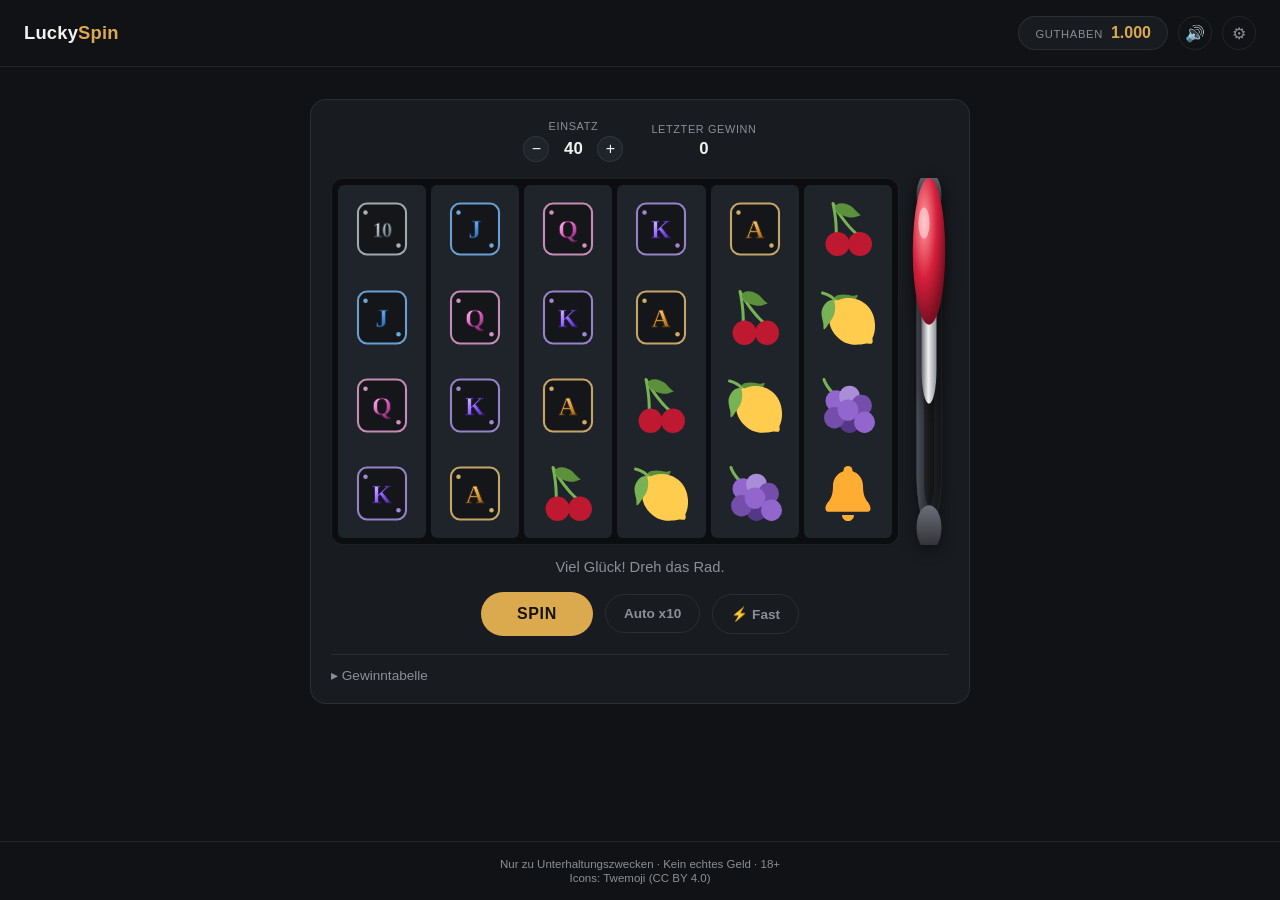
<file: index.html>
<!DOCTYPE html>
<html lang="de">
<head>
<meta charset="UTF-8">
<meta name="viewport" content="width=device-width, initial-scale=1.0">
<title>Lucky Spin — Online Casino Slot</title>
<link rel="stylesheet" href="css/style.css">
</head>
<body>

  <header class="top-bar">
    <div class="brand">Lucky<span>Spin</span></div>
    <div class="top-bar-right">
      <div class="balance-pill">
        <span class="pill-label">Guthaben</span>
        <span class="pill-value" id="balanceValue">1000</span>
      </div>
      <button class="settings-link mute-btn" id="muteBtn" type="button" title="Ton ein/aus" aria-label="Ton ein/aus" aria-pressed="false">🔊</button>
      <a class="settings-link" href="settings.html" title="Testeinstellungen">⚙</a>
    </div>
  </header>

  <div class="test-banner" id="testBanner" hidden>⚠ Testeinstellungen aktiv — nicht die Standard-Balance</div>

  <main class="stage">
    <div class="machine-wrap">
      <div class="machine-aura" id="machineAura"></div>
      <div class="machine">

      <div class="stat-row">
        <div class="stat">
          <span class="stat-label">Einsatz</span>
          <div class="bet-stepper">
            <button class="stepper-btn" id="betDown" aria-label="Einsatz verringern">−</button>
            <span class="stat-value" id="betValue">40</span>
            <button class="stepper-btn" id="betUp" aria-label="Einsatz erhöhen">+</button>
          </div>
        </div>
        <div class="stat">
          <span class="stat-label">Letzter Gewinn</span>
          <span class="stat-value" id="lastWinValue">0</span>
        </div>
        <div class="stat stat-bonus" id="freeSpinsStat" hidden>
          <span class="stat-label">Münzjagd-Spins</span>
          <span class="stat-value" id="freeSpinsValue">0</span>
        </div>
      </div>

      <div class="reel-row">
        <div class="reel-frame" id="reelFrame">
          <div class="reel-window" id="reelWindow"></div>
        </div>

        <button class="lever" id="leverBtn" aria-label="Hebel ziehen zum Drehen" title="Hebel ziehen zum Drehen" disabled>
          <svg class="lever-track" viewBox="0 0 64 130" preserveAspectRatio="none" aria-hidden="true">
            <defs>
              <linearGradient id="leverTrackGrad" x1="0" y1="0" x2="1" y2="0">
                <stop offset="0%" stop-color="#4a4e57"/>
                <stop offset="55%" stop-color="#202226"/>
                <stop offset="100%" stop-color="#131417"/>
              </linearGradient>
              <linearGradient id="leverBoltGrad" x1="0" y1="0" x2="0" y2="1">
                <stop offset="0%" stop-color="#6b6f78"/>
                <stop offset="100%" stop-color="#2a2c30"/>
              </linearGradient>
            </defs>
            <rect x="12" y="6" width="40" height="118" rx="20" fill="url(#leverTrackGrad)" stroke="rgba(255,255,255,0.09)"/>
            <rect x="24" y="14" width="16" height="102" rx="8" fill="rgba(0,0,0,0.35)"/>
            <ellipse cx="32" cy="6" rx="20" ry="8" fill="url(#leverBoltGrad)"/>
            <ellipse cx="32" cy="124" rx="20" ry="8" fill="url(#leverBoltGrad)"/>
          </svg>
          <svg class="lever-handle" id="leverRod" viewBox="0 0 64 130" preserveAspectRatio="none" aria-hidden="true">
            <defs>
              <linearGradient id="leverRodGrad" x1="0" y1="0" x2="1" y2="0">
                <stop offset="0%" stop-color="#6b6f78"/>
                <stop offset="45%" stop-color="#f2f1ee"/>
                <stop offset="100%" stop-color="#8b8f98"/>
              </linearGradient>
              <radialGradient id="leverKnobGrad" cx="35%" cy="30%" r="70%">
                <stop offset="0%" stop-color="#ff9c9c"/>
                <stop offset="55%" stop-color="#d61f3c"/>
                <stop offset="100%" stop-color="#7a0f21"/>
              </radialGradient>
            </defs>
            <rect x="20" y="30" width="24" height="50" rx="12" fill="url(#leverRodGrad)"/>
            <circle cx="32" cy="26" r="26" fill="url(#leverKnobGrad)"/>
            <ellipse cx="24" cy="16" rx="9" ry="5.5" fill="rgba(255,255,255,0.45)"/>
          </svg>
        </button>
      </div>

      <div class="message-bar" id="messageBar">Viel Glück! Dreh das Rad.</div>

      <div class="controls">
        <button class="spin-btn" id="spinBtn" disabled>
          <span id="spinBtnLabel">Lädt…</span>
        </button>
        <button class="auto-btn" id="autoBtn">Auto x10</button>
        <button class="fast-btn" id="fastBtn" title="Schnellmodus: Animationen schneller">⚡ Fast</button>
      </div>

      <details class="paytable-toggle">
        <summary>Gewinntabelle</summary>
        <ul class="paytable" id="paytableList"></ul>
        <p class="paytable-note">Ein Symbol zählt, sobald es lückenlos ab Walze 1 in irgendeiner Reihe steht — 4096 mögliche „Wege" statt fester Linien. Der Gewinn ist Anzahl Wege × Tabellenwert, mehrere Symbole zahlen gleichzeitig. Wild (Walze 2–5) ersetzt jedes Zahlsymbol. 3+ 🎰-Symbole irgendwo lösen die Münzjagd aus: mind. 3 Spins, jede neue Münze setzt den Zähler zurück, bei vollem Gitter oder 0 Spins endet die Runde.</p>
      </details>
      </div>
    </div>
  </main>

  <footer class="bottom-bar">
    <span>Nur zu Unterhaltungszwecken · Kein echtes Geld · 18+</span>
    <span class="attribution">Icons: Twemoji (CC BY 4.0)</span>
  </footer>

  <canvas id="confettiCanvas"></canvas>

  <div class="popup" id="popup">
    <div class="popup-card">
      <div class="popup-title" id="popupTitle">GEWINN!</div>
      <div class="popup-amount" id="popupAmount">0</div>
      <div class="popup-sub" id="popupSub"></div>
    </div>
  </div>

  <script src="js/engine.js"></script>
  <script src="js/config.js"></script>
  <script src="js/audio.js"></script>
  <script src="js/script.js"></script>
</body>
</html>
</file>
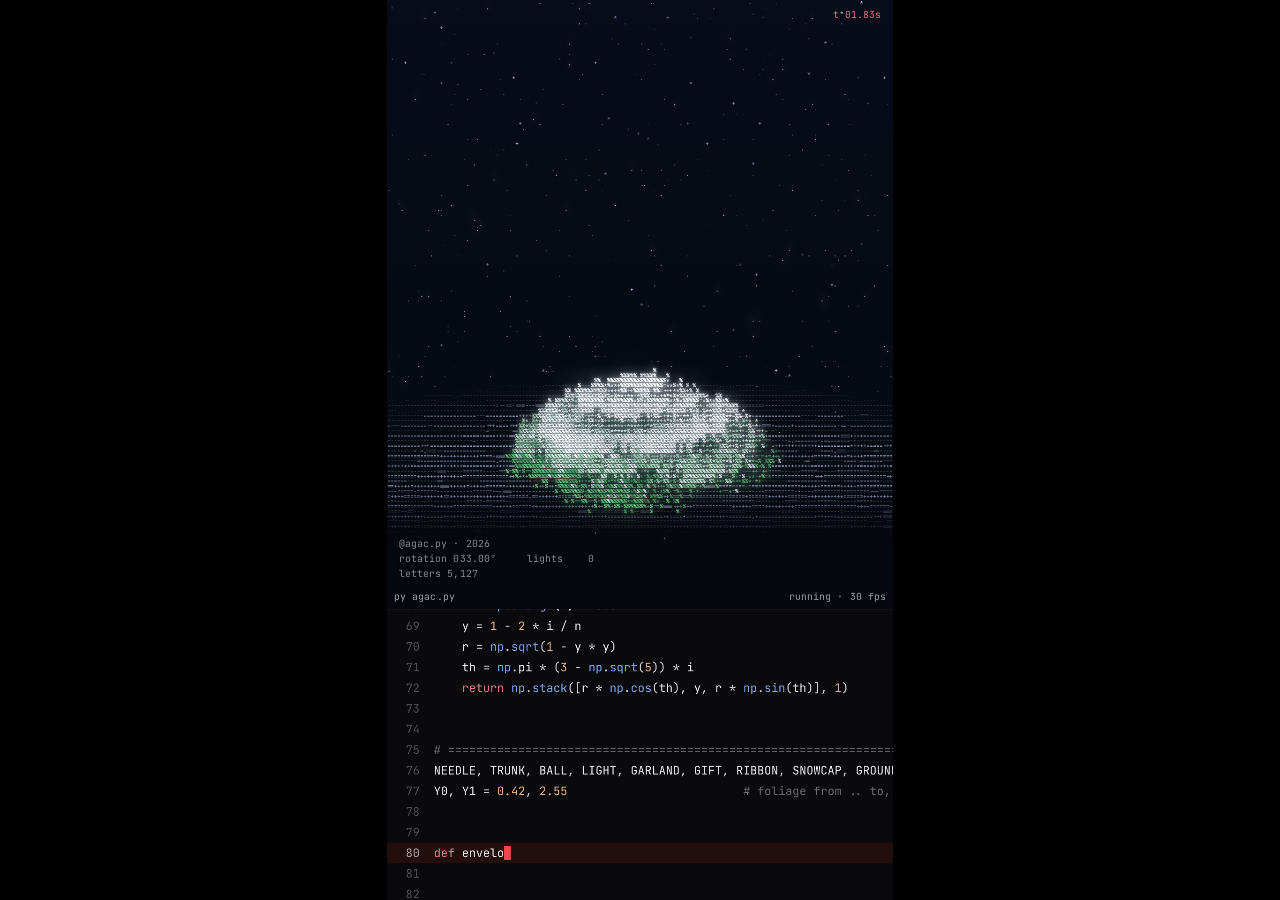
<file: agac/index.html>
<!DOCTYPE html>
<html lang="de">
<head>
<meta charset="UTF-8">
<meta name="viewport" content="width=device-width, initial-scale=1.0">
<title>agac.py – ASCII Christmas Tree</title>
<link rel="preconnect" href="https://fonts.googleapis.com">
<link rel="preconnect" href="https://fonts.gstatic.com" crossorigin>
<link href="https://fonts.googleapis.com/css2?family=JetBrains+Mono:wght@400;700&display=swap" rel="stylesheet">
<style>
  html, body { margin: 0; height: 100%; background: #000; overflow: hidden; }
  body { display: flex; align-items: center; justify-content: center; }
  #stage {
    position: absolute; left: 50%; top: 50%;
    width: 1080px; height: 1920px; transform-origin: center center; transform: translate(-50%, -50%);
    overflow: hidden;
    font-family: "JetBrains Mono", ui-monospace, Menlo, Consolas, monospace;
    background: linear-gradient(#070c19 0px, #060a12 1000px, #06070e 1300px, #0a090c 1300px);
  }
  #ascii { position: absolute; left: 0; top: 0; width: 1080px; height: 1160px; }
  .hud { position: absolute; font-size: 21px; line-height: 32px; color: #888992; white-space: pre; }
  #tlabel { right: 25px; top: 16px; color: #e86f82; }
  #info { left: 25px; top: 1143px; text-shadow: 0 0 6px #06070e; }
  #bar { left: 15px; right: 15px; top: 1257px; color: #9e9fa6; display: flex; justify-content: space-between; }
  #sep { position: absolute; left: 0; right: 0; top: 1300px; height: 1px; background: #212025; }
  #code { position: absolute; left: 0; right: 0; top: 1301px; bottom: 0; overflow: hidden; background: #0a090c; }
  #lines { position: absolute; left: 0; right: 0; top: 0; will-change: transform; }
  .ln { height: 44px; line-height: 44px; font-size: 25px; white-space: pre; position: relative; }
  .ln.cur { background: #230e0e; }
  .no { position: absolute; left: 0; width: 70px; text-align: right; color: #514e54; }
  .cur .no { color: #b1a3a7; }
  .tx { position: absolute; left: 100px; color: #ecebee; }
  .cursor { display: inline-block; width: 14px; height: 30px; vertical-align: -6px; background: #f2464e; }
  .kw { color: #ef7a8c; } .kc { color: #ff89a2; } .num { color: #e8b183; }
  .fn { color: #7fa7ee; } .str { color: #a9d39e; } .cm { color: #6b6a6d; } .op { color: #d9d8dd; }
</style>
</head>
<body>
<div id="stage">
  <canvas id="ascii" width="1080" height="1160"></canvas>
  <div class="hud" id="tlabel">t 00.00s</div>
  <div class="hud" id="info"><span id="handle">@agac.py · 2026</span>
rotation <span id="rot">000.00°</span>     lights  <span id="lights">  0</span>
letters <span id="letters">0</span></div>
  <div class="hud" id="bar"><span>py agac.py</span><span id="status">running · 30 fps</span></div>
  <div id="sep"></div>
  <div id="code"><div id="lines"></div></div>
</div>
<script src="source.js"></script>
<script src="agac.js"></script>
</body>
</html>
</file>
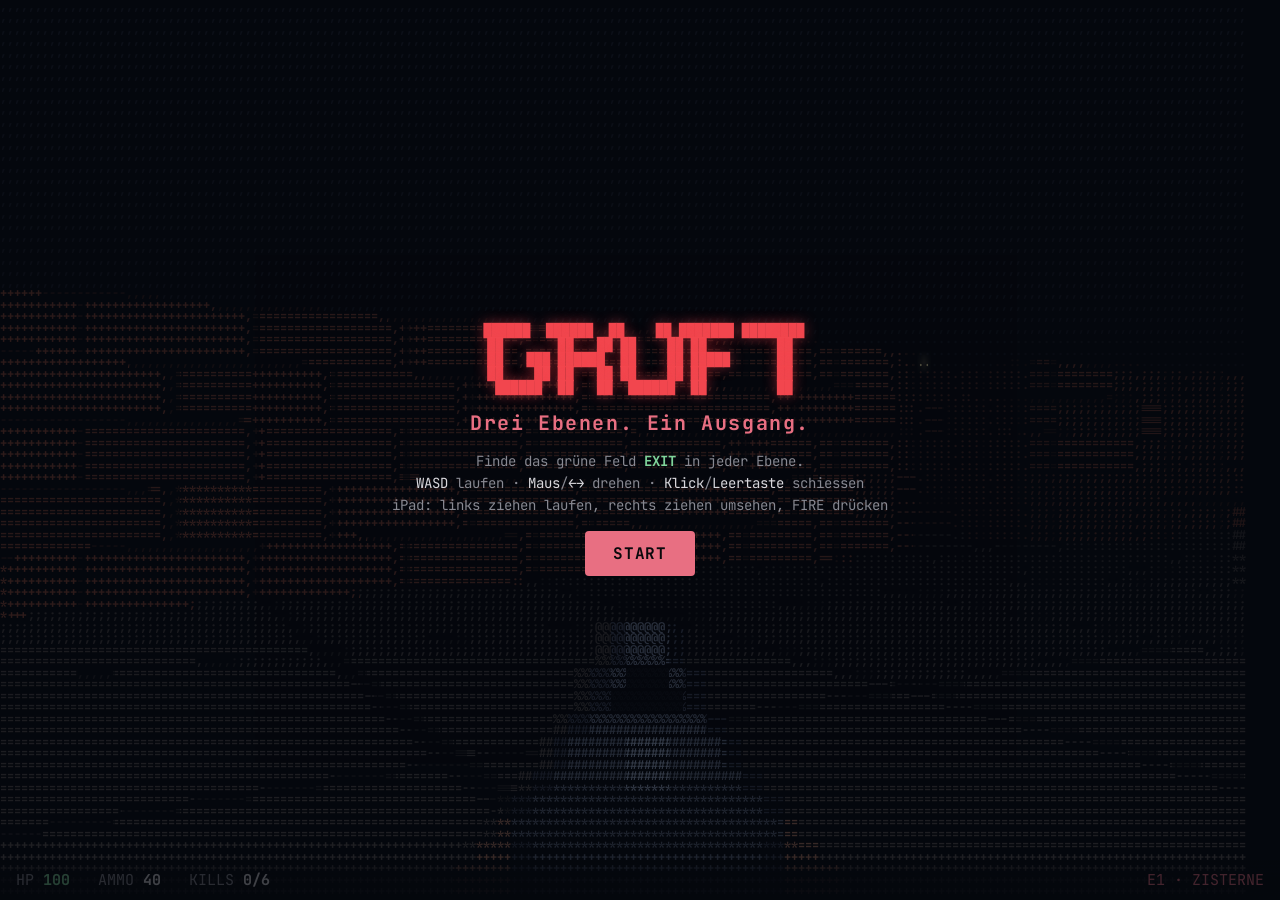
<file: agac/play/index.html>
<!DOCTYPE html>
<html lang="de">
<head>
<meta charset="UTF-8">
<meta name="viewport" content="width=device-width, initial-scale=1.0, maximum-scale=1.0, user-scalable=no, viewport-fit=cover">
<meta name="apple-mobile-web-app-capable" content="yes">
<title>GRUFT</title>
<link rel="preconnect" href="https://fonts.googleapis.com">
<link rel="preconnect" href="https://fonts.gstatic.com" crossorigin>
<link href="https://fonts.googleapis.com/css2?family=JetBrains+Mono:wght@400;700&display=swap" rel="stylesheet">
<style>
  :root {
    --bg: #05070d; --ink: #d9d8dd; --dim: #888992; --accent: #e86f82; --hot: #f2464e; --ok: #7fd49a; --gold: #e8b183;
    --mono: "JetBrains Mono", ui-monospace, Menlo, Consolas, monospace;
    color-scheme: dark;
  }
  html, body { margin: 0; height: 100%; background: var(--bg); color: var(--ink); overflow: hidden;
    font-family: var(--mono); touch-action: none; user-select: none; -webkit-user-select: none; -webkit-touch-callout: none; }
  #screen { position: fixed; inset: 0; width: 100%; height: 100%; display: block; }
  #hud { position: fixed; left: 0; right: 0; bottom: 0; display: flex; gap: 28px; align-items: baseline;
    padding: 10px max(16px, env(safe-area-inset-right, 0px)) calc(10px + env(safe-area-inset-bottom, 0px)) max(16px, env(safe-area-inset-left, 0px));
    background: linear-gradient(transparent, rgba(5, 7, 13, .85) 40%); font-size: 15px; color: var(--dim); pointer-events: none;
    font-variant-numeric: tabular-nums; flex-wrap: wrap; }
  #hud b { color: var(--ink); font-weight: 700; }
  #hud .hp b { color: var(--ok); } #hud .hp.low b { color: var(--hot); }
  #hud .lvl { margin-left: auto; color: var(--accent); }
  #msg { position: fixed; left: 0; right: 0; top: calc(18% + env(safe-area-inset-top, 0px)); text-align: center; font-size: 18px;
    color: var(--gold); pointer-events: none; text-shadow: 0 0 12px rgba(232, 177, 131, .5); transition: opacity .3s; }
  #overlay { position: fixed; inset: 0; display: flex; align-items: center; justify-content: center; background: rgba(5, 7, 13, .72);
    padding: 16px max(16px, env(safe-area-inset-right, 0px)) 16px max(16px, env(safe-area-inset-left, 0px)); }
  #overlay[hidden] { display: none; }
  .card { max-width: 34rem; text-align: center; display: flex; flex-direction: column; gap: 14px; align-items: center; }
  .card pre { margin: 0; color: var(--hot); font-size: clamp(7px, 1.9vw, 13px); line-height: 1.1; text-shadow: 0 0 14px rgba(242, 70, 78, .45); }
  .card h2 { margin: 0; font-size: 20px; color: var(--accent); letter-spacing: .08em; text-wrap: balance; }
  .card p { margin: 0; color: var(--dim); font-size: 14px; line-height: 1.6; }
  .card kbd { color: var(--ink); font-family: var(--mono); }
  button.go { font: 700 16px var(--mono); color: #0a090c; background: var(--accent); border: 0; padding: 12px 28px; border-radius: 4px;
    cursor: pointer; letter-spacing: .06em; }
  button.go:focus-visible { outline: 2px solid var(--ink); outline-offset: 3px; }
  #touch { position: fixed; inset: 0; pointer-events: none; }
  #touch[hidden] { display: none; }
  #stick, #knob { position: fixed; border-radius: 50%; pointer-events: none; opacity: 0; transition: opacity .15s; }
  #stick { width: 120px; height: 120px; margin: -60px 0 0 -60px; border: 2px solid rgba(217, 216, 221, .25); }
  #knob { width: 50px; height: 50px; margin: -25px 0 0 -25px; background: rgba(217, 216, 221, .25); }
  #fire { position: fixed; right: calc(28px + env(safe-area-inset-right, 0px)); bottom: calc(70px + env(safe-area-inset-bottom, 0px));
    width: 92px; height: 92px; border-radius: 50%; border: 2px solid rgba(242, 70, 78, .7); background: rgba(242, 70, 78, .18);
    color: var(--hot); font: 700 14px var(--mono); pointer-events: auto; display: flex; align-items: center; justify-content: center; }
  #fire.on { background: rgba(242, 70, 78, .45); }
  .hint { position: fixed; left: 0; right: 0; bottom: calc(46px + env(safe-area-inset-bottom, 0px)); text-align: center; font-size: 12px; color: var(--dim); opacity: .7; }
  @media (prefers-reduced-motion: reduce) { #msg { transition: none; } }
</style>
</head>
<body>
<canvas id="screen"></canvas>
<div id="msg"></div>
<div id="hud">
  <span class="hp">HP <b id="hp">100</b></span>
  <span>AMMO <b id="ammo">40</b></span>
  <span>KILLS <b id="kills">0/0</b></span>
  <span class="lvl" id="lvl">E1</span>
</div>
<div id="touch" hidden>
  <div id="stick"></div><div id="knob"></div>
  <div id="fire">FIRE</div>
  <div class="hint">links ziehen: laufen · rechts ziehen: umsehen</div>
</div>
<div id="overlay">
  <div class="card" id="card">
<pre>
 ██████  ██████  ██    ██ ███████ ████████
██       ██   ██ ██    ██ ██         ██
██   ███ ██████  ██    ██ █████      ██
██    ██ ██   ██ ██    ██ ██         ██
 ██████  ██   ██  ██████  ██         ██
</pre>
    <h2 id="otitle">Drei Ebenen. Ein Ausgang.</h2>
    <p id="otext">Finde das grüne Feld <b style="color:var(--ok)">EXIT</b> in jeder Ebene.<br>
      <kbd>WASD</kbd> laufen · <kbd>Maus</kbd>/<kbd>←→</kbd> drehen · <kbd>Klick</kbd>/<kbd>Leertaste</kbd> schiessen<br>
      iPad: links ziehen laufen, rechts ziehen umsehen, FIRE drücken</p>
    <button class="go" id="go" type="button">START</button>
  </div>
</div>
<script src="gruft.js"></script>
</body>
</html>
</file>
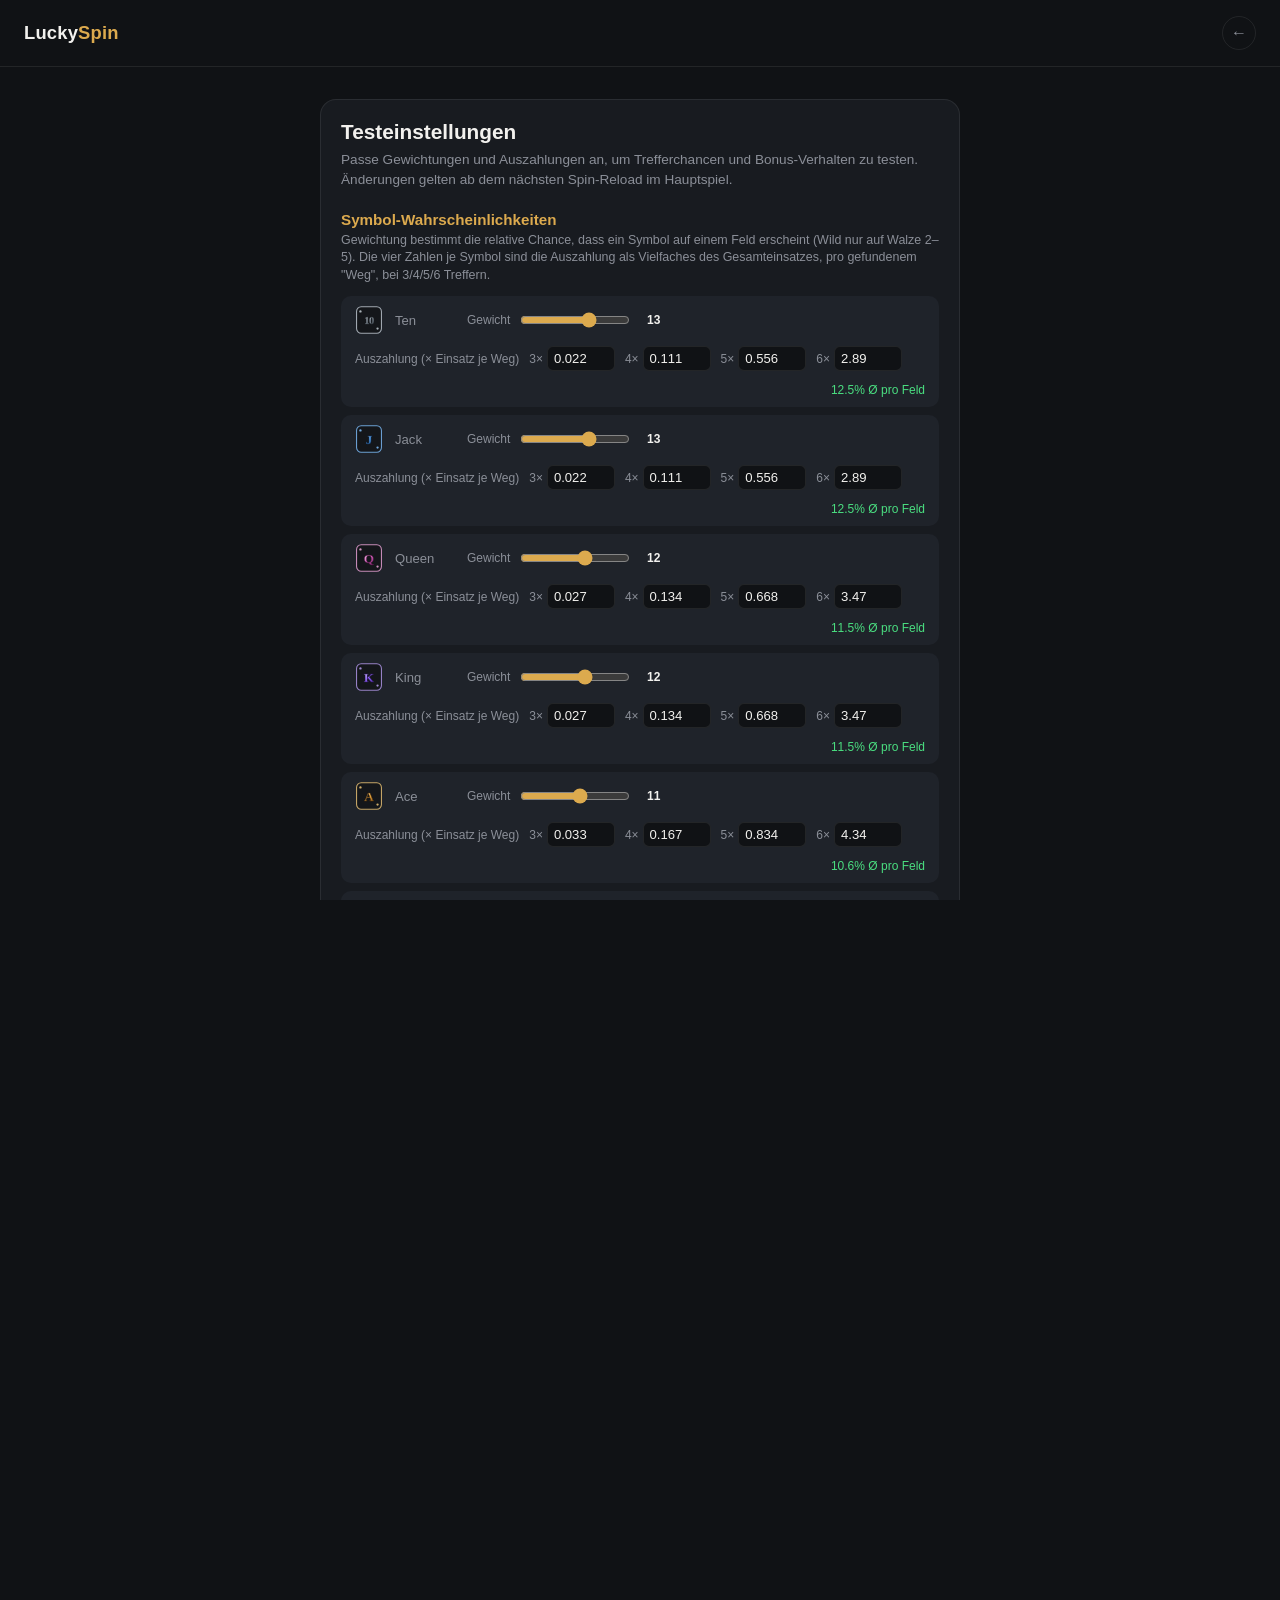
<file: settings.html>
<!DOCTYPE html>
<html lang="de">
<head>
<meta charset="UTF-8">
<meta name="viewport" content="width=device-width, initial-scale=1.0">
<title>Testeinstellungen — Lucky Spin</title>
<link rel="stylesheet" href="css/style.css">
</head>
<body>

  <header class="top-bar">
    <a class="brand" href="index.html">Lucky<span>Spin</span></a>
    <div class="top-bar-right">
      <a class="settings-link" href="index.html" title="Zurück zum Spiel">←</a>
    </div>
  </header>

  <main class="stage">
    <div class="machine settings-card">
      <h1 class="settings-title">Testeinstellungen</h1>
      <p class="settings-intro">
        Passe Gewichtungen und Auszahlungen an, um Trefferchancen und Bonus-Verhalten zu testen.
        Änderungen gelten ab dem nächsten Spin-Reload im Hauptspiel.
      </p>

      <section class="settings-section">
        <h2 class="section-title">Symbol-Wahrscheinlichkeiten</h2>
        <p class="section-hint">Gewichtung bestimmt die relative Chance, dass ein Symbol auf einem Feld erscheint (Wild nur auf Walze 2–5). Die vier Zahlen je Symbol sind die Auszahlung als Vielfaches des Gesamteinsatzes, pro gefundenem "Weg", bei 3/4/5/6 Treffern.</p>
        <div class="symbol-rows" id="symbolRows"></div>
      </section>

      <section class="settings-section">
        <h2 class="section-title">Scatter &amp; Münzjagd</h2>
        <div class="symbol-rows" id="scatterRow"></div>

        <div class="field-grid">
          <label class="field">
            <span class="field-label">Scatter-Trigger (Anzahl im Grid)</span>
            <input type="number" id="scatterTrigger" min="2" max="12" step="1">
          </label>
          <label class="field">
            <span class="field-label">Start-/Reset-Spins (Münzjagd)</span>
            <input type="number" id="coinMinSpins" min="2" max="10" step="1">
          </label>
          <label class="field">
            <span class="field-label">Münzchance pro Feld (%)</span>
            <input type="number" id="coinLandChancePct" min="1" max="50" step="1">
          </label>
          <label class="field">
            <span class="field-label">Gewinn-Multiplikator im Bonus</span>
            <input type="number" id="bonusWinMult" min="1" max="10" step="0.5">
          </label>
        </div>

        <p class="section-hint">
          In der Münzjagd starten/resetten sich die Spins immer wieder auf diesen Wert, sobald eine neue Münze landet.
          Ohne neue Münze zählt der Zähler runter; bei 0 oder vollem Gitter endet die Runde und alle Münzwerte werden ausgezahlt.
        </p>
        <div class="prob-summary" id="bonusProb"></div>
      </section>

      <section class="settings-section">
        <h2 class="section-title">Gewinn-Popups</h2>
        <div class="field-grid">
          <label class="field">
            <span class="field-label">Großer Gewinn ab (× Einsatz)</span>
            <input type="number" id="bigWinMult" min="1" max="200" step="1">
          </label>
          <label class="field">
            <span class="field-label">Mega-Gewinn ab (× Einsatz)</span>
            <input type="number" id="megaWinMult" min="1" max="500" step="1">
          </label>
        </div>
      </section>

      <div class="settings-actions">
        <button class="spin-btn" id="saveBtn">Speichern</button>
        <button class="auto-btn" id="resetBtn">Auf Standard zurücksetzen</button>
        <span class="save-status" id="saveStatus"></span>
      </div>
    </div>
  </main>

  <footer class="bottom-bar">
    <span>Nur zu Unterhaltungszwecken · Kein echtes Geld · 18+</span>
  </footer>

  <script src="js/config.js"></script>
  <script src="js/settings.js"></script>
</body>
</html>
</file>
<file: css/style.css>
:root {
  --bg: #101215;
  --panel: #181b20;
  --cell-bg: #1f232a;
  --border: rgba(255, 255, 255, 0.08);
  --text: #f2f1ee;
  --text-dim: #8b8f98;
  --gold: #dcaa4e;
  --gold-soft: rgba(220, 170, 78, 0.15);
  --win: #4ade80;
  --win-soft: rgba(74, 222, 128, 0.18);
  --scatter: #dcaa4e;
}

* {
  box-sizing: border-box;
}

[hidden] {
  display: none !important;
}

html, body {
  margin: 0;
  padding: 0;
  height: 100%;
  overflow-x: hidden;
}

body {
  font-family: -apple-system, "Segoe UI", Roboto, sans-serif;
  background: var(--bg);
  color: var(--text);
  min-height: 100vh;
  display: flex;
  flex-direction: column;
}

/* ---------- Top bar ---------- */

.top-bar {
  display: flex;
  align-items: center;
  justify-content: space-between;
  padding: 16px 24px;
  border-bottom: 1px solid var(--border);
}

.brand {
  font-size: 1.15rem;
  font-weight: 700;
  letter-spacing: 0.01em;
  color: inherit;
  text-decoration: none;
}

.brand span {
  color: var(--gold);
}

.top-bar-right {
  display: flex;
  align-items: center;
  gap: 10px;
}

.balance-pill {
  display: flex;
  align-items: baseline;
  gap: 8px;
  background: var(--panel);
  border: 1px solid var(--border);
  border-radius: 999px;
  padding: 7px 16px;
}

.settings-link {
  display: flex;
  align-items: center;
  justify-content: center;
  width: 34px;
  height: 34px;
  border-radius: 50%;
  border: 1px solid var(--border);
  color: var(--text-dim);
  text-decoration: none;
  font-size: 1rem;
  transition: border-color 0.15s ease, color 0.15s ease;
}

.settings-link:hover {
  border-color: var(--gold);
  color: var(--gold);
}

.mute-btn {
  background: transparent;
  cursor: pointer;
  padding: 0;
  font-family: inherit;
}

.mute-btn.muted {
  color: var(--text-dim);
  opacity: 0.55;
}

.pill-label {
  font-size: 0.7rem;
  color: var(--text-dim);
  text-transform: uppercase;
  letter-spacing: 0.06em;
}

.pill-value {
  display: inline-block;
  font-weight: 700;
  color: var(--gold);
  transition: color 0.2s ease;
}

.pill-value.flash {
  color: var(--win);
  animation-name: coin-value-pop;
  animation-duration: 0.5s;
  animation-timing-function: cubic-bezier(0.34, 1.56, 0.64, 1);
}

/* ---------- Stage ---------- */

.stage {
  flex: 1;
  display: flex;
  align-items: flex-start;
  justify-content: center;
  padding: 32px 16px 48px;
}

.machine-wrap {
  position: relative;
  width: 100%;
  max-width: 660px;
}

.machine {
  position: relative;
  z-index: 1;
  width: 100%;
  background: var(--panel);
  border: 1px solid var(--border);
  border-radius: 16px;
  padding: 20px;
}

/* golden glow that shows only while the coin-hunt bonus is active, sitting behind the machine panel */
.machine-aura {
  position: absolute;
  inset: -8%;
  z-index: 0;
  border-radius: 30px;
  background: radial-gradient(circle at 50% 45%, rgba(220, 170, 78, 0.55), rgba(220, 170, 78, 0.18) 45%, transparent 72%);
  filter: blur(22px);
  opacity: 0;
  transition: opacity 0.6s ease;
  pointer-events: none;
}

.machine-wrap.bonus-active .machine-aura {
  opacity: 1;
  animation: aura-pulse 2.2s ease-in-out infinite;
}

@keyframes aura-pulse {
  0%, 100% { transform: scale(1); opacity: 0.85; }
  50% { transform: scale(1.05); opacity: 1; }
}

/* ---------- Lever ---------- */

.reel-row {
  display: flex;
  align-items: stretch;
  gap: 10px;
}

.reel-row .reel-frame {
  flex: 1 1 auto;
  min-width: 0;
}

.lever {
  all: unset;
  flex: 0 0 auto;
  position: relative;
  width: 40px;
  z-index: 2;
  cursor: pointer;
  touch-action: manipulation;
}

.lever:disabled {
  cursor: not-allowed;
  opacity: 0.5;
}

.lever-track,
.lever-handle {
  position: absolute;
  inset: 0;
  width: 100%;
  height: 100%;
  display: block;
  filter: drop-shadow(0 4px 8px rgba(0, 0, 0, 0.45));
}

.lever-handle {
  transform: translateY(0);
}

.lever:hover:not(:disabled) .lever-handle {
  transform: translateY(10%);
  transition: transform 0.2s ease;
}

.lever.pulled .lever-handle {
  animation-name: lever-pull;
  animation-timing-function: cubic-bezier(0.33, 1, 0.68, 1);
  animation-fill-mode: forwards;
}

@keyframes lever-pull {
  0% { transform: translateY(0); }
  38% { transform: translateY(45%); }
  55% { transform: translateY(45%); }
  74% { transform: translateY(-4%); }
  88% { transform: translateY(2%); }
  100% { transform: translateY(0); }
}

@media (max-width: 760px) {
  .reel-row {
    gap: 6px;
  }

  .lever {
    width: 28px;
  }
}

.machine.shake {
  animation: screen-shake 0.5s cubic-bezier(0.36, 0.07, 0.19, 0.97);
}

.machine.shake-mega {
  animation: screen-shake 0.7s cubic-bezier(0.36, 0.07, 0.19, 0.97) 2;
}

@keyframes screen-shake {
  0%, 100% { transform: translate(0, 0) rotate(0deg); }
  10% { transform: translate(-10px, -5px) rotate(-1.2deg); }
  20% { transform: translate(9px, 4px) rotate(1deg); }
  30% { transform: translate(-11px, 3px) rotate(-1.6deg); }
  40% { transform: translate(11px, -3px) rotate(1.6deg); }
  50% { transform: translate(-7px, 5px) rotate(-1deg); }
  60% { transform: translate(7px, -4px) rotate(1deg); }
  70% { transform: translate(-5px, 2px) rotate(-0.6deg); }
  80% { transform: translate(5px, -2px) rotate(0.6deg); }
  90% { transform: translate(-2px, 1px) rotate(0deg); }
}

/* ---------- Stat row ---------- */

.stat-row {
  display: flex;
  align-items: center;
  justify-content: center;
  gap: 28px;
  margin-bottom: 16px;
  flex-wrap: wrap;
}

.stat {
  display: flex;
  flex-direction: column;
  align-items: center;
  gap: 4px;
}

.stat-label {
  font-size: 0.68rem;
  color: var(--text-dim);
  text-transform: uppercase;
  letter-spacing: 0.06em;
}

.stat-value {
  display: inline-block;
  font-weight: 700;
  font-size: 1.05rem;
  transition: color 0.2s ease;
}

.stat-value.flash {
  color: var(--win);
  animation-name: coin-value-pop;
  animation-duration: 0.5s;
  animation-timing-function: cubic-bezier(0.34, 1.56, 0.64, 1);
}

.stat-value.flash-big,
.pill-value.flash-big {
  color: var(--gold);
}

@keyframes coin-value-pop {
  0% { transform: scale(1); }
  40% { transform: scale(var(--pop-scale, 1.5)); }
  70% { transform: scale(0.92); }
  100% { transform: scale(1); }
}

.stat-bonus .stat-value {
  color: var(--gold);
}

.bet-stepper {
  display: flex;
  align-items: center;
  gap: 10px;
}

.stepper-btn {
  width: 26px;
  height: 26px;
  border-radius: 50%;
  border: 1px solid var(--border);
  background: var(--cell-bg);
  color: var(--text);
  font-size: 1rem;
  line-height: 1;
  cursor: pointer;
}

.stepper-btn:hover {
  border-color: var(--gold);
  color: var(--gold);
}

.stepper-btn:disabled {
  opacity: 0.4;
  cursor: not-allowed;
}

.bet-stepper .stat-value {
  min-width: 28px;
  text-align: center;
}

/* ---------- Reels ---------- */

.reel-frame {
  position: relative;
  background: #0b0d10;
  border: 1px solid var(--border);
  border-radius: 12px;
  padding: 6px;
}

.reel-window {
  position: relative;
  display: grid;
  grid-template-columns: repeat(6, 1fr);
  gap: 5px;
}

.reel-col {
  position: relative;
  overflow: hidden;
  border-radius: 6px;
  background: var(--cell-bg);
  aspect-ratio: 1 / 4;
}

.reel-strip {
  display: flex;
  flex-direction: column;
  width: 100%;
  will-change: transform;
}

.reel-col.landing {
  animation: reel-impact 0.45s cubic-bezier(0.36, 0.07, 0.19, 0.97);
  transform-origin: bottom center;
}

@keyframes reel-impact {
  0% { transform: scaleY(1); box-shadow: 0 0 0 rgba(220, 170, 78, 0); }
  28% { transform: scaleY(0.8) scaleX(1.05); box-shadow: 0 0 26px 6px rgba(220, 170, 78, 0.65); }
  52% { transform: scaleY(1.14) scaleX(0.97); box-shadow: 0 0 16px 3px rgba(220, 170, 78, 0.35); }
  75% { transform: scaleY(0.95); box-shadow: 0 0 6px 1px rgba(220, 170, 78, 0.15); }
  100% { transform: scaleY(1); box-shadow: 0 0 0 rgba(220, 170, 78, 0); }
}

.reel-frame.spinning {
  animation: frame-glow 0.5s ease-in-out infinite alternate;
}

@keyframes frame-glow {
  from { box-shadow: inset 0 0 0 rgba(220, 170, 78, 0); border-color: var(--border); }
  to { box-shadow: inset 0 0 22px rgba(220, 170, 78, 0.35); border-color: var(--gold); }
}

/* C2 — anticipation: the reel is held in suspense (2+ scatters landed
   already, or the top symbol/wild has run unbroken so far) */
.reel-col.anticipation {
  animation: anticipation-pulse 0.55s ease-in-out infinite;
  z-index: 1;
}

@keyframes anticipation-pulse {
  0%, 100% { box-shadow: inset 0 0 0 2px rgba(220, 170, 78, 0.4), 0 0 10px rgba(220, 170, 78, 0.25); }
  50% { box-shadow: inset 0 0 0 2px rgba(255, 215, 120, 0.95), 0 0 26px 6px rgba(220, 170, 78, 0.75); }
}

/* C3 — slam-stop: the spin button becomes a STOPP button while reels run */
.spin-btn.slam-ready {
  background: var(--win);
  animation: slam-pulse 0.6s ease-in-out infinite;
}

@keyframes slam-pulse {
  0%, 100% { transform: scale(1); }
  50% { transform: scale(1.04); }
}

.cell {
  width: 100%;
  aspect-ratio: 1 / 1;
  display: flex;
  align-items: center;
  justify-content: center;
  flex-shrink: 0;
  position: relative;
}

.cell img {
  width: 62%;
  height: 62%;
  object-fit: contain;
  display: block;
}

.cell.cell-scatter img {
  filter: drop-shadow(0 0 6px var(--scatter));
}

.cell.cell-top img {
  animation: kzu-glow 1.6s ease-in-out infinite;
}

@keyframes kzu-glow {
  0%, 100% { filter: drop-shadow(0 0 5px rgba(220, 170, 78, 0.6)); transform: scale(1); }
  50% { filter: drop-shadow(0 0 14px rgba(220, 170, 78, 0.95)); transform: scale(1.05); }
}

.cell.cell-wild img {
  animation: wild-glow 1.3s ease-in-out infinite;
}

@keyframes wild-glow {
  0%, 100% { filter: drop-shadow(0 0 5px rgba(255, 224, 130, 0.55)); transform: scale(1) rotate(0deg); }
  50% { filter: drop-shadow(0 0 16px rgba(255, 224, 130, 0.95)); transform: scale(1.08) rotate(-3deg); }
}

.cell.cell-win::after {
  content: "";
  position: absolute;
  inset: 3px;
  border-radius: 6px;
  border: 3px solid var(--win);
  box-shadow: 0 0 12px var(--win-soft);
  animation: win-pulse 0.7s cubic-bezier(0.36, 0.07, 0.19, 0.97) infinite;
}

.cell.cell-win {
  z-index: 2;
}

.cell.cell-win img {
  animation: symbol-pop 0.6s ease-in-out infinite;
  filter: drop-shadow(0 0 12px var(--win));
}

@keyframes win-pulse {
  0%, 100% { opacity: 0.55; transform: scale(1) rotate(0deg); box-shadow: 0 0 12px var(--win-soft); }
  30% { opacity: 1; transform: scale(1.16) rotate(-4deg); box-shadow: 0 0 30px 8px var(--win-soft); }
  60% { opacity: 1; transform: scale(1.08) rotate(3deg); box-shadow: 0 0 22px 4px var(--win-soft); }
}

@keyframes symbol-pop {
  0%, 100% { transform: scale(1) rotate(0deg); }
  35% { transform: scale(1.4) rotate(-10deg); }
  65% { transform: scale(1.2) rotate(8deg); }
}

/* ---------- Win sequence (dim + connected path + label) ---------- */

.cell.cell-dim img {
  filter: grayscale(0.6) brightness(0.55);
  transition: filter 0.25s ease;
}

.win-path-svg {
  position: absolute;
  inset: 0;
  width: 100%;
  height: 100%;
  pointer-events: none;
  z-index: 5;
  opacity: 0;
  transition: opacity 0.15s ease;
}

.win-path-svg.show {
  opacity: 1;
}

.win-path-line {
  fill: none;
  stroke: var(--win);
  stroke-width: 3;
  stroke-linecap: round;
  stroke-linejoin: round;
  filter: drop-shadow(0 0 6px var(--win-soft));
}

.win-path-dot {
  fill: var(--win);
  filter: drop-shadow(0 0 6px var(--win));
}

.win-label {
  position: absolute;
  top: 8px;
  left: 50%;
  z-index: 6;
  padding: 6px 16px;
  border-radius: 999px;
  background: rgba(11, 13, 16, 0.88);
  border: 1px solid var(--win);
  color: var(--win);
  font-weight: 700;
  font-size: 0.9rem;
  letter-spacing: 0.01em;
  white-space: nowrap;
  pointer-events: none;
  opacity: 0;
  transform: translate(-50%, -6px);
  transition: opacity 0.18s ease, transform 0.18s ease;
}

.win-label.show {
  opacity: 1;
  transform: translate(-50%, 0);
}

/* ---------- Coin mode (Hold & Win bonus) ---------- */

.coin-col {
  display: flex;
  flex-direction: column;
  gap: 4px;
}

.coin-cell {
  position: relative;
  aspect-ratio: 1 / 1;
  border-radius: 6px;
  background: var(--cell-bg);
  overflow: hidden;
  display: flex;
  align-items: center;
  justify-content: center;
}

.coin-cell.locked {
  background: radial-gradient(circle at 50% 35%, rgba(220, 170, 78, 0.18), var(--cell-bg) 70%);
  box-shadow: inset 0 0 0 2px rgba(220, 170, 78, 0.35);
}

/* a coin-cell mid-spin hosts a scrolling strip instead of its normal centered content */
.coin-strip {
  position: absolute;
  top: 0;
  left: 0;
  width: 100%;
  display: flex;
  flex-direction: column;
  will-change: transform;
}

.coin-slot {
  width: 100%;
  aspect-ratio: 1 / 1;
  flex-shrink: 0;
  display: flex;
  align-items: center;
  justify-content: center;
}

.coin-face {
  position: relative;
  width: 78%;
  height: 78%;
  border-radius: 50%;
  display: flex;
  flex-direction: column;
  align-items: center;
  justify-content: center;
  background:
    radial-gradient(circle at 32% 26%, #fff8e2 0%, #ffe9a8 12%, #e8b84b 42%, #b9822c 74%, #6e4c1c 100%);
  box-shadow:
    0 3px 7px rgba(0, 0, 0, 0.45),
    0 0 14px rgba(220, 170, 78, 0.5),
    inset 0 2px 2px rgba(255, 255, 255, 0.5),
    inset 0 -5px 8px rgba(0, 0, 0, 0.4);
  animation: coin-idle 2.2s ease-in-out infinite;
}

.coin-face::before {
  content: "";
  position: absolute;
  inset: 8%;
  border-radius: 50%;
  border: 1.5px dashed rgba(255, 255, 255, 0.3);
  pointer-events: none;
}

.coin-face::after {
  content: "";
  position: absolute;
  top: 12%;
  left: 18%;
  width: 30%;
  height: 15%;
  background: rgba(255, 255, 255, 0.8);
  border-radius: 50%;
  filter: blur(2px);
  transform: rotate(-25deg);
  pointer-events: none;
}

@keyframes coin-idle {
  0%, 100% { transform: scale(1) rotate(0deg); }
  50% { transform: scale(1.04) rotate(-1.5deg); }
}

.coin-amount {
  position: relative;
  z-index: 1;
  font-weight: 800;
  font-size: 0.78rem;
  color: #3c2707;
  text-shadow: 0 1px 0 rgba(255, 255, 255, 0.55), 0 -1px 1px rgba(0, 0, 0, 0.2);
}

.coin-face.coin-rare {
  background:
    radial-gradient(circle at 32% 26%, #fff3ff 0%, #f0c3ff 12%, #c65eff 45%, #8a2fc9 74%, #451566 100%);
  animation: coin-idle 1.4s ease-in-out infinite, coin-rare-glow 1s ease-in-out infinite alternate;
}

@keyframes coin-rare-glow {
  from { box-shadow: 0 3px 7px rgba(0, 0, 0, 0.45), 0 0 14px rgba(198, 94, 255, 0.5), inset 0 2px 2px rgba(255, 255, 255, 0.5), inset 0 -5px 8px rgba(0, 0, 0, 0.4); }
  to { box-shadow: 0 3px 7px rgba(0, 0, 0, 0.45), 0 0 30px rgba(198, 94, 255, 0.95), inset 0 2px 2px rgba(255, 255, 255, 0.5), inset 0 -5px 8px rgba(0, 0, 0, 0.4); }
}

.coin-badge {
  position: relative;
  z-index: 1;
  margin-top: 2px;
  font-size: 0.6rem;
  font-weight: 800;
  color: #fff;
  background: #5a1a80;
  border-radius: 999px;
  padding: 1px 6px;
}

/* dimmed, motion-blurred coin used only while a cell's mini reel is spinning */
.coin-face.coin-ghost {
  opacity: 0.5;
  animation: none;
}

.coin-cell.just-landed .coin-face {
  animation: coin-land-pop 0.7s cubic-bezier(0.34, 1.56, 0.64, 1);
}

@keyframes coin-land-pop {
  0% { transform: scale(0) rotate(-180deg); box-shadow: 0 0 0 rgba(220, 170, 78, 0); }
  55% { transform: scale(1.35) rotate(15deg); box-shadow: 0 0 36px 10px rgba(220, 170, 78, 0.85); }
  75% { transform: scale(0.9) rotate(-6deg); }
  100% { transform: scale(1) rotate(0deg); }
}

/* ---------- Message ---------- */

.message-bar {
  margin: 14px 0 4px;
  text-align: center;
  min-height: 1.3em;
  font-size: 0.92rem;
  color: var(--text-dim);
}

.message-bar.win-text {
  color: var(--win);
  font-weight: 600;
}

.message-bar.bonus-text {
  color: var(--gold);
  font-weight: 600;
}

/* ---------- Controls ---------- */

.controls {
  margin-top: 14px;
  display: flex;
  align-items: center;
  justify-content: center;
  gap: 12px;
}

.spin-btn {
  padding: 13px 36px;
  font-size: 1rem;
  font-weight: 700;
  letter-spacing: 0.04em;
  color: #16130a;
  background: var(--gold);
  border: none;
  border-radius: 999px;
  cursor: pointer;
  transition: filter 0.15s ease, transform 0.08s ease;
}

.spin-btn:hover:not(:disabled) {
  filter: brightness(1.08);
}

.spin-btn:active:not(:disabled) {
  transform: scale(0.97);
}

.spin-btn:disabled {
  opacity: 0.45;
  cursor: not-allowed;
}

.auto-btn {
  padding: 11px 18px;
  font-size: 0.85rem;
  font-weight: 600;
  color: var(--text-dim);
  background: transparent;
  border: 1px solid var(--border);
  border-radius: 999px;
  cursor: pointer;
}

.auto-btn:hover:not(:disabled) {
  border-color: var(--gold);
  color: var(--gold);
}

.auto-btn.active {
  background: var(--gold-soft);
  border-color: var(--gold);
  color: var(--gold);
}

.auto-btn:disabled {
  opacity: 0.4;
  cursor: not-allowed;
}

.fast-btn {
  padding: 11px 18px;
  font-size: 0.85rem;
  font-weight: 600;
  color: var(--text-dim);
  background: transparent;
  border: 1px solid var(--border);
  border-radius: 999px;
  cursor: pointer;
  transition: border-color 0.15s ease, color 0.15s ease, background 0.15s ease;
}

.fast-btn:hover:not(:disabled) {
  border-color: var(--win);
  color: var(--win);
}

.fast-btn.active {
  background: var(--win-soft);
  border-color: var(--win);
  color: var(--win);
}

.fast-btn:disabled {
  opacity: 0.4;
  cursor: not-allowed;
}

/* ---------- Paytable ---------- */

.paytable-toggle {
  margin-top: 18px;
  border-top: 1px solid var(--border);
  padding-top: 12px;
}

.paytable-toggle summary {
  cursor: pointer;
  font-size: 0.85rem;
  color: var(--text-dim);
  list-style: none;
}

.paytable-toggle summary::-webkit-details-marker {
  display: none;
}

.paytable-toggle summary::before {
  content: "▸ ";
}

.paytable-toggle[open] summary::before {
  content: "▾ ";
}

.paytable {
  list-style: none;
  margin: 12px 0 0;
  padding: 0;
  display: grid;
  grid-template-columns: repeat(auto-fit, minmax(140px, 1fr));
  gap: 6px;
}

.paytable li {
  display: flex;
  align-items: center;
  gap: 8px;
  padding: 6px 10px;
  background: var(--cell-bg);
  border-radius: 8px;
  font-size: 0.82rem;
}

.paytable li img {
  width: 20px;
  height: 20px;
  flex-shrink: 0;
}

.paytable li .pt-mult {
  margin-left: auto;
  color: var(--win);
  font-weight: 700;
  text-align: right;
}

.pt-pays {
  margin-left: auto;
  display: grid;
  grid-template-columns: repeat(4, auto);
  gap: 2px 8px;
  font-size: 0.72rem;
  font-variant-numeric: tabular-nums;
}

.pt-pay-cell {
  color: var(--text-dim);
  white-space: nowrap;
}

.pt-pay-cell b {
  color: var(--win);
  font-weight: 700;
  margin-right: 2px;
}

/* ---------- Test-mode banner (F7) ---------- */

.test-banner {
  text-align: center;
  padding: 6px 12px;
  font-size: 0.78rem;
  font-weight: 600;
  color: #16130a;
  background: repeating-linear-gradient(
    -45deg,
    #f2c66b,
    #f2c66b 10px,
    #e0ac3e 10px,
    #e0ac3e 20px
  );
}

.paytable-note {
  margin: 10px 0 0;
  font-size: 0.72rem;
  color: var(--text-dim);
  line-height: 1.4;
}

/* ---------- Footer ---------- */

.bottom-bar {
  display: flex;
  flex-direction: column;
  align-items: center;
  gap: 2px;
  padding: 16px;
  font-size: 0.72rem;
  color: var(--text-dim);
  border-top: 1px solid var(--border);
}

/* ---------- Confetti canvas ---------- */

#confettiCanvas {
  position: fixed;
  inset: 0;
  width: 100%;
  height: 100%;
  pointer-events: none;
  z-index: 50;
}

/* ---------- Popup ---------- */

.popup {
  position: fixed;
  inset: 0;
  display: flex;
  align-items: center;
  justify-content: center;
  background: rgba(8, 9, 11, 0);
  pointer-events: none;
  z-index: 60;
  transition: background 0.25s ease;
  overflow: hidden;
}

.popup.show {
  background: rgba(8, 9, 11, 0.55);
  pointer-events: auto;
}

.popup::before {
  content: "";
  position: absolute;
  inset: -60%;
  background: repeating-conic-gradient(
    from 0deg,
    rgba(220, 170, 78, 0.28) 0deg 8deg,
    transparent 8deg 18deg
  );
  opacity: 0;
  transition: opacity 0.3s ease;
  animation: rays-spin 7s linear infinite;
  pointer-events: none;
}

.popup.show::before {
  opacity: 1;
}

.popup.mega::before {
  animation-duration: 3.5s;
  opacity: 0.9;
}

@keyframes rays-spin {
  from { transform: rotate(0deg); }
  to { transform: rotate(360deg); }
}

.popup-card {
  position: relative;
  text-align: center;
  transform: scale(0.3) rotate(-10deg);
  opacity: 0;
  transition: transform 0.4s cubic-bezier(0.2, 1.4, 0.4, 1), opacity 0.25s ease;
}

.popup.show .popup-card {
  transform: scale(1) rotate(0deg);
  opacity: 1;
  animation: card-wobble 0.7s ease-out 0.4s;
}

@keyframes card-wobble {
  0% { transform: scale(1) rotate(0deg); }
  20% { transform: scale(1.12) rotate(-4deg); }
  40% { transform: scale(0.94) rotate(3deg); }
  60% { transform: scale(1.06) rotate(-2deg); }
  80% { transform: scale(0.98) rotate(1deg); }
  100% { transform: scale(1) rotate(0deg); }
}

.popup-title {
  font-size: 1.6rem;
  font-weight: 800;
  letter-spacing: 0.06em;
  color: var(--gold);
  text-shadow: 0 0 24px rgba(220, 170, 78, 0.5);
}

.popup.mega .popup-title {
  font-size: 2.1rem;
  animation: title-shimmer 0.9s ease-in-out infinite;
}

@keyframes title-shimmer {
  0%, 100% { text-shadow: 0 0 24px rgba(220, 170, 78, 0.5); transform: scale(1); }
  50% { text-shadow: 0 0 44px rgba(220, 170, 78, 0.95), 0 0 16px rgba(255, 255, 255, 0.6); transform: scale(1.06); }
}

.popup-amount {
  margin-top: 8px;
  font-size: 3rem;
  font-weight: 800;
  color: var(--win);
  text-shadow: 0 0 30px rgba(74, 222, 128, 0.45);
}

.popup.mega .popup-amount {
  font-size: 4rem;
  animation: amount-pulse 0.5s ease-in-out infinite;
}

@keyframes amount-pulse {
  0%, 100% { transform: scale(1); }
  50% { transform: scale(1.14); }
}

.popup-sub {
  margin-top: 6px;
  font-size: 0.9rem;
  color: var(--text-dim);
}

/* ---------- Settings page ---------- */

.settings-card {
  max-width: 640px;
}

.settings-title {
  margin: 0 0 6px;
  font-size: 1.3rem;
}

.settings-intro {
  margin: 0 0 20px;
  font-size: 0.85rem;
  color: var(--text-dim);
  line-height: 1.5;
}

.settings-section {
  margin-bottom: 22px;
  padding-bottom: 18px;
  border-bottom: 1px solid var(--border);
}

.settings-section:last-of-type {
  border-bottom: none;
}

.section-title {
  margin: 0 0 4px;
  font-size: 0.95rem;
  color: var(--gold);
}

.section-hint {
  margin: 0 0 12px;
  font-size: 0.78rem;
  color: var(--text-dim);
  line-height: 1.4;
}

.symbol-rows {
  display: flex;
  flex-direction: column;
  gap: 8px;
}

.symbol-row {
  display: flex;
  align-items: center;
  gap: 12px;
  flex-wrap: wrap;
  background: var(--cell-bg);
  border-radius: 10px;
  padding: 10px 14px;
}

.symbol-row img {
  width: 28px;
  height: 28px;
  flex-shrink: 0;
}

.symbol-name {
  font-size: 0.82rem;
  color: var(--text-dim);
  min-width: 60px;
  text-transform: capitalize;
}

.inline-field {
  display: flex;
  align-items: center;
  gap: 8px;
  font-size: 0.75rem;
  color: var(--text-dim);
}

.inline-field input[type="range"] {
  width: 110px;
  accent-color: var(--gold);
}

.range-value {
  min-width: 20px;
  text-align: right;
  color: var(--text);
  font-weight: 600;
}

.mult-input {
  width: 56px;
  background: var(--bg);
  border: 1px solid var(--border);
  border-radius: 6px;
  color: var(--text);
  padding: 4px 6px;
  font-size: 0.82rem;
}

.pay-fields {
  flex-wrap: wrap;
  gap: 10px;
}

.pay-field {
  display: flex;
  align-items: center;
  gap: 4px;
}

.pay-field .mult-input {
  width: 68px;
}

.symbol-note {
  font-style: italic;
}

.prob-pill {
  margin-left: auto;
  font-size: 0.75rem;
  color: var(--win);
  white-space: nowrap;
}

.field-grid {
  display: grid;
  grid-template-columns: repeat(auto-fit, minmax(180px, 1fr));
  gap: 12px;
  margin-top: 14px;
}

.field {
  display: flex;
  flex-direction: column;
  gap: 6px;
}

.field-label {
  font-size: 0.75rem;
  color: var(--text-dim);
}

.field input[type="number"] {
  background: var(--cell-bg);
  border: 1px solid var(--border);
  border-radius: 8px;
  color: var(--text);
  padding: 8px 10px;
  font-size: 0.9rem;
}

.prob-summary {
  margin-top: 12px;
  font-size: 0.82rem;
  color: var(--gold);
}

.settings-actions {
  display: flex;
  align-items: center;
  gap: 14px;
  flex-wrap: wrap;
}

.save-status {
  font-size: 0.82rem;
  color: var(--win);
  opacity: 0;
  transition: opacity 0.25s ease;
}

.save-status.show {
  opacity: 1;
}

/* ---------- Responsive ---------- */

@media (max-width: 520px) {
  .machine {
    padding: 14px;
  }
  .cell img {
    width: 58%;
    height: 58%;
  }
  .coin-amount {
    font-size: 0.62rem;
  }
  .coin-badge {
    font-size: 0.5rem;
  }
  .spin-btn {
    padding: 12px 28px;
  }
  .popup-amount {
    font-size: 2.2rem;
  }
  .popup.mega .popup-amount {
    font-size: 2.8rem;
  }
  .popup.mega .popup-title {
    font-size: 1.6rem;
  }
}
</file>
